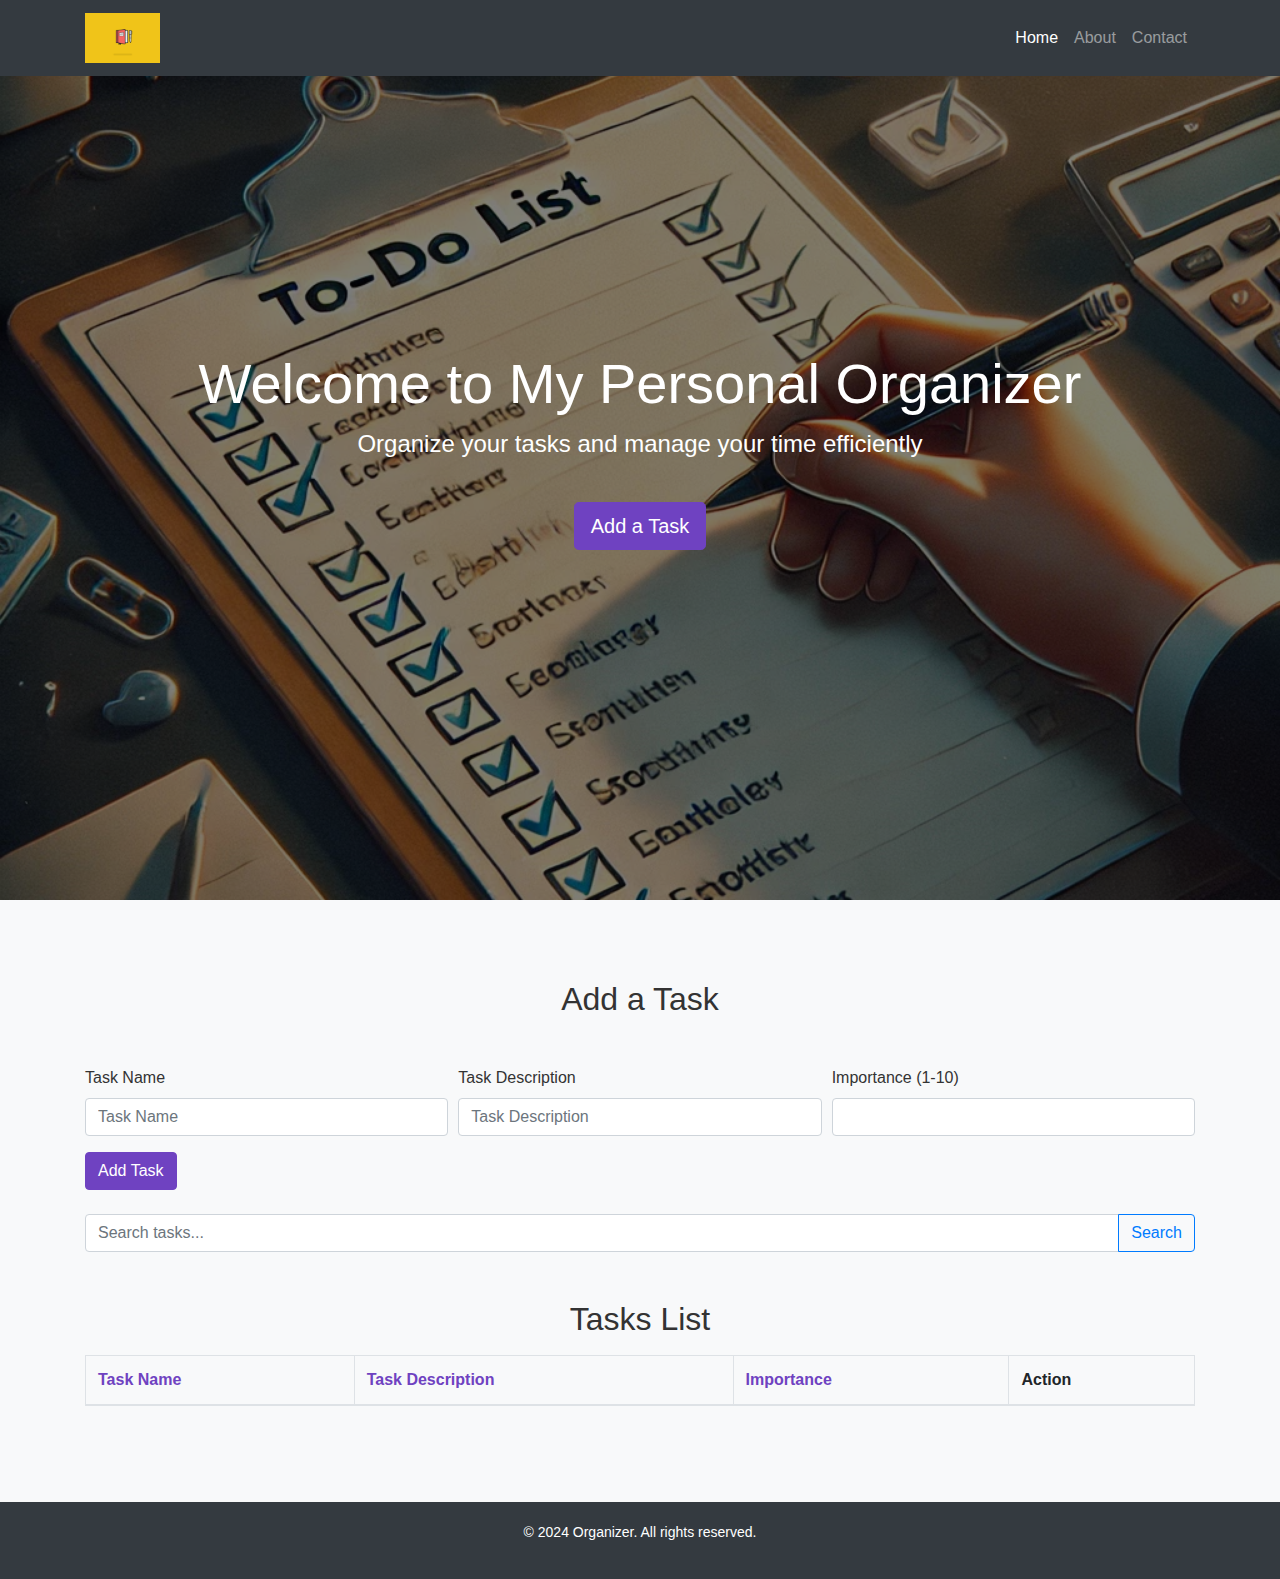
<file: index.html>
<!DOCTYPE html>
<html lang="en">
<head>
    <meta charset="UTF-8">
    <meta name="viewport" content="width=device-width, initial-scale=1.0">
    <meta name="description" content="Organize your tasks and manage your time efficiently.">
    <meta name="keywords" content="organizer, tasks, management, productivity">
    <title>Personal Organizer</title>
    <!-- Bootstrap CSS -->
    <link rel="stylesheet" href="https://stackpath.bootstrapcdn.com/bootstrap/4.5.2/css/bootstrap.min.css"
        integrity="sha384-JcKb8q3iqJ61gNV9KGb8thSsNjpSL0n8PARn9HuZOnIxN0hoP+VmmDGMN5t9UJ0Z" crossorigin="anonymous">
    <!-- Custom CSS -->
    <link rel="stylesheet" href="css/styles.css">
    <style>
        /* Custom Styles */
        .hero-section {
            height: 100vh;
            background-image: url('pics/homepage_backround.webp');
            background-size: cover;
            background-position: center;
            display: flex;
            align-items: center;
            justify-content: center;
            text-align: center;
            color: white;
            position: relative;
        }

        .hero-overlay {
            position: absolute;
            top: 0;
            left: 0;
            width: 100%;
            height: 100%;
            background: rgba(0, 0, 0, 0.5);
        }

        .hero-content {
            position: relative;
            z-index: 1;
        }

        .hero-section h1 {
            font-size: 3.5rem;
            animation: fadeInDown 1s;
            font-family: 'Roboto', sans-serif; /* Ensure using Roboto font */
        }

        .hero-section p {
            font-size: 1.5rem;
            animation: fadeInUp 1s;
            font-family: 'Roboto', sans-serif; /* Ensure using Roboto font */
        }

        .features-section {
            padding: 80px 0;
            background-color: #f8f9fa;
        }

        .feature-card {
            border: none;
            transition: transform 0.2s;
        }

        .feature-card:hover {
            transform: scale(1.05);
        }

        .footer {
            background-color: #343a40;
            color: white;
            padding: 20px 0;
            text-align: center;
        }

        .btn-primary {
            background-color: #6f42c1; /* Purple background */
            border-color: #6f42c1; /* Purple border */
            color: #ffffff; /* White text */
        }

        .btn-primary:hover {
            background-color: #5c309f; /* Darker purple on hover */
            border-color: #5c309f; /* Darker border on hover */
        }

        #tasksTable th {
            cursor: pointer; /* Add cursor pointer for sortable columns */
        }

        .table-header-purple {
            color: #6f42c1; /* Purple color for table headers */
        }

        .table-header-purple:hover {
            color: #5c309f; /* Darker purple on hover */
        }

        .table-header-purple.active {
            color: #ffffff; /* White color when column is active */
        }

        @keyframes fadeInDown {
            from {
                opacity: 0;
                transform: translateY(-20px);
            }

            to {
                opacity: 1;
                transform: translateY(0);
            }
        }

        @keyframes fadeInUp {
            from {
                opacity: 0;
                transform: translateY(20px);
            }

            to {
                opacity: 1;
                transform: translateY(0);
            }
        }
    </style>
</head>

<body>

    <!-- Navigation -->
    <nav class="navbar navbar-expand-lg navbar-dark bg-dark fixed-top">
        <div class="container">
            <a class="navbar-brand" href="#">
                <img src="pics/logo5.gif" style="width: 75px; height: 50px;" alt="Organizer Logo">
            </a>
            <!-- Navbar toggler for mobile -->
            <button class="navbar-toggler" type="button" data-toggle="collapse" data-target="#navbarNav"
                aria-controls="navbarNav" aria-expanded="false" aria-label="Toggle navigation">
                <span class="navbar-toggler-icon"></span>
            </button>
            <!-- Navbar links -->
            <div class="collapse navbar-collapse justify-content-end" id="navbarNav">
                <ul class="navbar-nav">
                    <li class="nav-item active">
                        <a class="nav-link" href="#">Home</a>
                    </li>
                    <li class="nav-item">
                        <a class="nav-link" href="about.html">About</a>
                    </li>
                    <li class="nav-item">
                        <a class="nav-link" href="contact.html">Contact</a>
                    </li>
                </ul>
            </div>
        </div>
    </nav>

    <!-- Hero Section -->
    <section class="hero-section">
        <!-- Overlay for background image -->
        <div class="hero-overlay"></div>
        <div class="hero-content container text-center">
            <h1 class="display-3">Welcome to My Personal Organizer</h1>
            <p class="lead">Organize your tasks and manage your time efficiently</p>
            <a href="#task-form" class="btn btn-primary btn-lg mt-4">Add a Task</a>
        </div>
    </section>

    <!-- Task Form Section -->
    <section id="task-form" class="features-section">
        <div class="container">
            <h2 class="text-center mb-5">Add a Task</h2>
            <!-- Task form -->
            <form id="taskForm">
                <div class="form-row">
                    <div class="form-group col-md-4">
                        <label for="taskName">Task Name</label>
                        <input type="text" class="form-control" id="taskName" placeholder="Task Name" required>
                    </div>
                    <div class="form-group col-md-4">
                        <label for="taskDescription">Task Description</label>
                        <input type="text" class="form-control" id="taskDescription" placeholder="Task Description"
                            required>
                    </div>
                    <div class="form-group col-md-4">
                        <label for="taskImportance">Importance (1-10)</label>
                        <input type="number" class="form-control" id="taskImportance" min="1" max="10" required>
                    </div>
                </div>
                <button type="submit" class="btn btn-primary">Add Task</button>
            </form>
            <!-- Search input -->
            <div class="input-group mb-3 mt-4">
                <input type="text" class="form-control" placeholder="Search tasks..." id="searchInput">
                <div class="input-group-append">
                    <button class="btn btn-outline-primary" type="button">Search</button>
                </div>
            </div>
            <h2 class="text-center mt-5">Tasks List</h2>
            <!-- Table for displaying tasks -->
            <table class="table table-bordered mt-3" id="tasksTable">
                <thead>
                    <tr>
                        <th onclick="sortTable(0)" class="table-header-purple">Task Name</th>
                        <th onclick="sortTable(1)" class="table-header-purple">Task Description</th>
                        <th onclick="sortTable(2)" class="table-header-purple">Importance</th>
                        <th>Action</th>
                    </tr>
                </thead>
                <tbody>
                    <!-- Tasks will be dynamically added here -->
                </tbody>
            </table>
        </div>
    </section>

    <!-- Footer -->
    <footer class="footer">
        <div class="container">
            <p>&copy; 2024 Organizer. All rights reserved.</p>
        </div>
    </footer>

    <!-- JavaScript -->
    <script src="https://code.jquery.com/jquery-3.5.1.min.js"></script>
    <script src="https://cdnjs.cloudflare.com/ajax/libs/popper.js/2.5.3/umd/popper.min.js"
        integrity="sha384-..." crossorigin="anonymous"></script>
    <script src="https://stackpath.bootstrapcdn.com/bootstrap/4.5.2/js/bootstrap.min.js"
        integrity="sha384-B4gt1jrGC7Jh4AgTPSdUtOBvfO8sh..." crossorigin="anonymous"></script>
    <script src="js/scripts.js"></script>
</body>
</html>
</file>
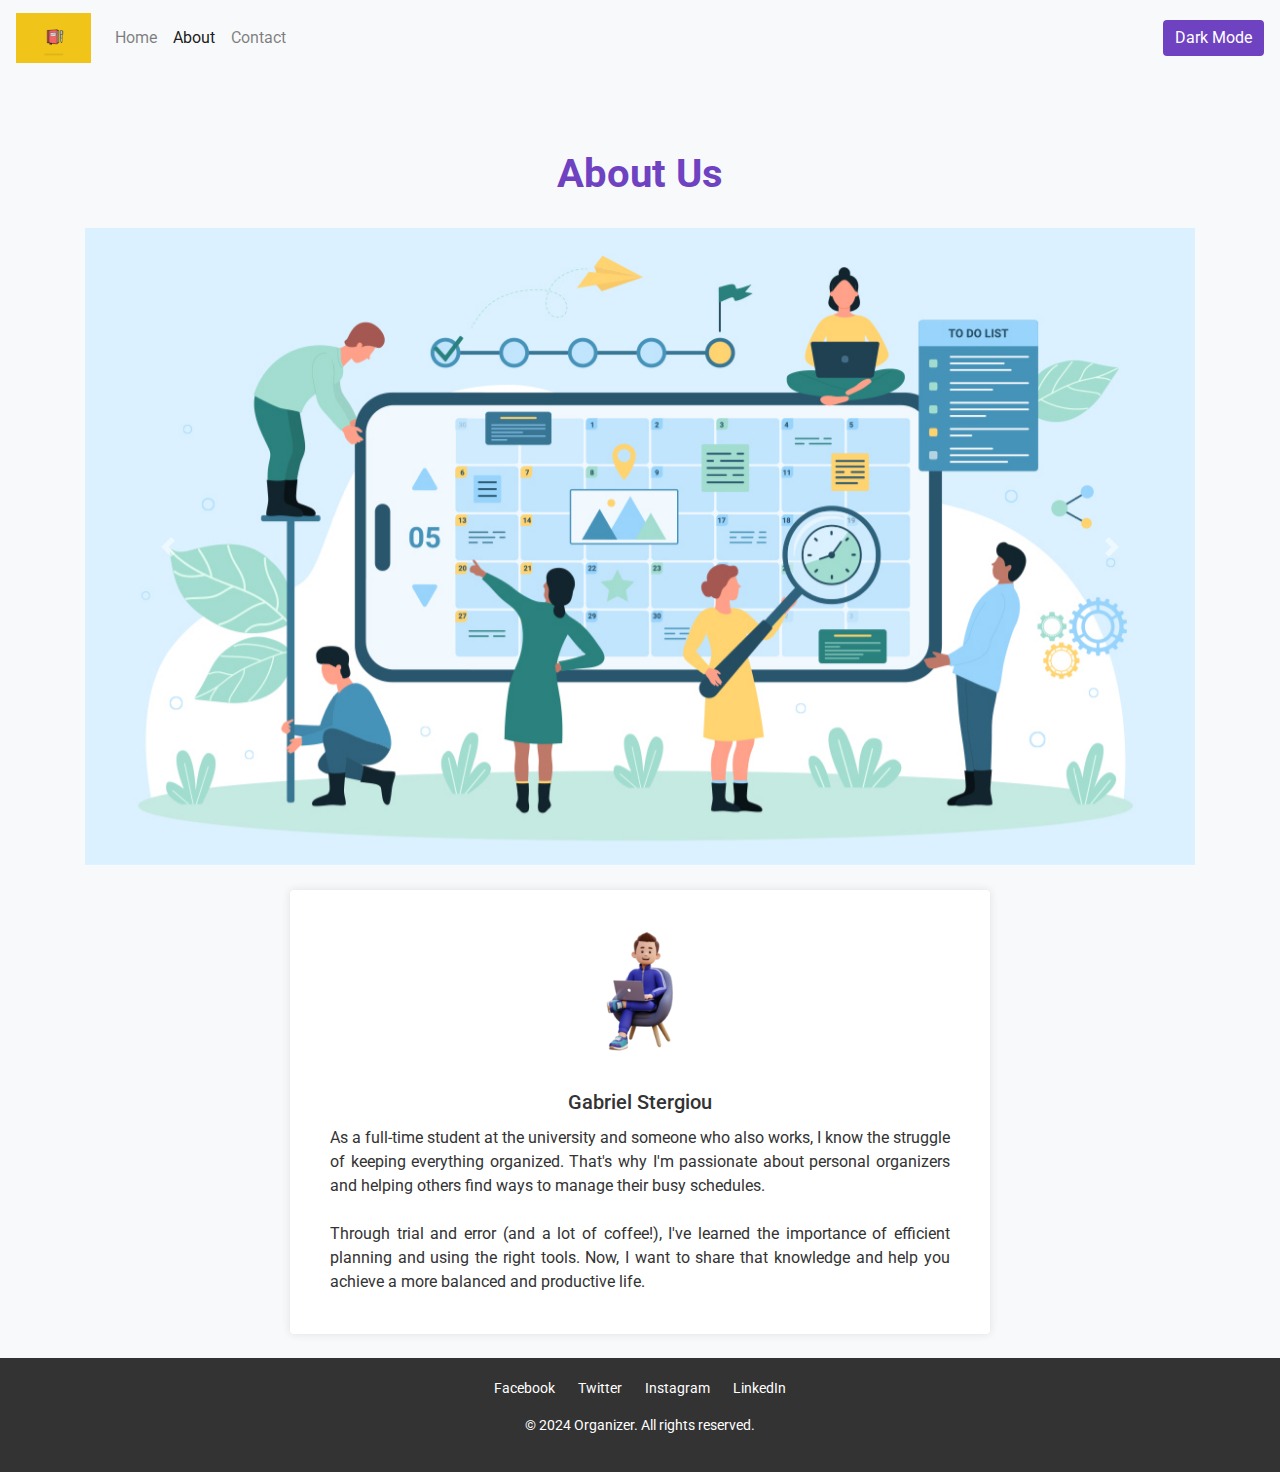
<file: about.html>
<!DOCTYPE html>
<html lang="en">
<head>
    <!-- Meta tags for character set, viewport, and SEO -->
    <meta charset="UTF-8">
    <meta name="viewport" content="width=device-width, initial-scale=1.0">
    <meta name="description" content="About the personal organizer and its creator.">
    <meta name="keywords" content="about, organizer, info">
    
    <title>About</title> <!-- Title of the page -->

    <!-- External CSS stylesheets -->
    <link rel="stylesheet" href="https://stackpath.bootstrapcdn.com/bootstrap/4.5.2/css/bootstrap.min.css">
    <link href="https://fonts.googleapis.com/css2?family=Roboto:wght@400;700&display=swap" rel="stylesheet"> <!-- Google Fonts -->
    <link rel="stylesheet" href="css/styles.css"> <!-- Custom CSS -->

    <style>
        /* Custom styles */
        body {
            font-family: 'Roboto', sans-serif; /* Apply Google Font */
            background-color: #f8f9fa; /* Light gray background */
            color: #333; /* Default text color */
            min-height: 100vh; /* Ensure full viewport height */
            display: flex;
            flex-direction: column;
        }
        .avatar-bio-card {
            background-color: #ffffff; /* White background for bio card */
            border: none;
            box-shadow: 0 0 10px rgba(0, 0, 0, 0.1); /* Soft shadow */
            text-align: center; /* Center align bio content */
            padding: 20px;
            margin: auto; /* Center bio card horizontally */
            max-width: 700px; /* Limit biography card width */
        }
        .avatar-img {
            max-width: 150px; /* Limit avatar width */
            height: auto;
            border-radius: 50%; /* Rounded avatar image */
            margin: auto; /* Center avatar horizontally */
            margin-bottom: 10px; /* Space below avatar */
        }
        .main-heading {
            color: #6f42c1; /* Deep purple text color */
            font-size: 2.5rem; /* Larger font size */
            font-weight: 700; /* Bold font weight */
            text-align: center; /* Center align heading */
            margin-top: 50px; /* Space above the heading */
        }
        .btn-dark-mode {
            background-color: #6f42c1; /* Deep purple button background */
            color: #ffffff;
            border: none;
        }
        .btn-dark-mode:hover {
            background-color: #5c309f; /* Darken button on hover */
        }
        .carousel {
            margin-top: 30px; /* Space between carousel and main heading */
        }
        .footer {
            background-color: #333333; /* Dark background for footer */
            color: #ffffff; /* White text color */
            font-size: 14px;
            padding: 20px 0;
            width: 100%;
            text-align: center;
            margin-top: auto;
        }
        .footer a {
            color: #ffffff; /* White text color for footer links */
            margin: 0 10px;
        }
    </style>
</head>
<body>
    <header class="sticky-header">
        <!-- Navigation bar with brand logo and responsive toggle button -->
        <nav class="navbar navbar-expand-lg navbar-light bg-light">
            <a class="navbar-brand" href="#">
                <img src="pics/logo5.gif" style="width: 75px; height: 50px;" alt="Your Logo">
            </a>
            <button class="navbar-toggler" type="button" data-toggle="collapse" data-target="#navbarNav" aria-controls="navbarNav" aria-expanded="false" aria-label="Toggle navigation">
                <span class="navbar-toggler-icon"></span>
            </button>
            <div class="collapse navbar-collapse" id="navbarNav">
                <!-- Navigation links -->
                <ul class="navbar-nav">
                    <li class="nav-item">
                        <a class="nav-link" href="index.html">Home</a>
                    </li>
                    <li class="nav-item active">
                        <a class="nav-link" href="about.html">About</a>
                    </li>
                    <li class="nav-item">
                        <a class="nav-link" href="contact.html">Contact</a>
                    </li>
                </ul>
            </div>
            <button id="darkModeToggle" class="btn btn-dark btn-dark-mode">Dark Mode</button> <!-- Dark mode toggle button -->
        </nav>
    </header>
    
    <div class="container mt-4">
        <h1 class="main-heading">About Us</h1> <!-- Main heading for about page -->
        
        <div class="carousel">
            <!-- Carousel with images -->
            <div id="aboutCarousel" class="carousel slide mb-4" data-ride="carousel">
                <div class="carousel-inner">
                    <div class="carousel-item active">
                        <img src="pics/Carousell_1.jpg" class="d-block w-100" alt="Slide 1">
                    </div>
                    <div class="carousel-item">
                        <img src="pics/carousell_7.webp" class="d-block w-100" alt="Slide 2">
                    </div>
                    <div class="carousel-item">
                        <img src="pics/Carousell_2.webp" class="d-block w-100" alt="Slide 3">
                    </div>
                </div>
                <!-- Carousel navigation controls -->
                <a class="carousel-control-prev" href="#aboutCarousel" role="button" data-slide="prev">
                    <span class="carousel-control-prev-icon" aria-hidden="true"></span>
                    <span class="sr-only">Previous</span>
                </a>
                <a class="carousel-control-next" href="#aboutCarousel" role="button" data-slide="next">
                    <span class="carousel-control-next-icon" aria-hidden="true"></span>
                    <span class="sr-only">Next</span>
                </a>
            </div>
        </div>
        
        <div class="row">
            <!-- Avatar and Bio Column -->
            <div class="col-md-12 mb-4">
                <div class="card avatar-bio-card">
                    <img src="pics/avatar3.webp" class="card-img-top avatar-img" alt="Avatar">
                    <div class="card-body">
                        <h5 class="card-title">Gabriel Stergiou</h5> <!-- Name centered above the bio text -->
                        <p class="card-text text-justify">
                            <!-- Bio text -->
                            As a full-time student at the university and someone who also works, I know the struggle of keeping everything organized. That's why I'm passionate about personal organizers and helping others find ways to manage their busy schedules.
                            <br><br>
                            Through trial and error (and a lot of coffee!), I've learned the importance of efficient planning and using the right tools. Now, I want to share that knowledge and help you achieve a more balanced and productive life.
                        </p>
                    </div>
                </div>
            </div>
        </div>
    </div>
    
    <footer class="footer">
        <div class="container">
            <div class="text-center">
                <!-- Social media links -->
                <a href="#" class="text-white">Facebook</a>
                <a href="#" class="text-white">Twitter</a>
                <a href="#" class="text-white">Instagram</a>
                <a href="#" class="text-white">LinkedIn</a>
            </div>
            <div class="text-center p-3">
                <!-- Copyright text -->
                © 2024 Organizer. All rights reserved.
            </div>
        </div>
    </footer>

    <!-- JavaScript dependencies -->
    <script src="https://code.jquery.com/jquery-3.5.1.min.js"></script>
    <script src="https://stackpath.bootstrapcdn.com/bootstrap/4.5.2/js/bootstrap.min.js"></script>
    <script src="js/scripts.js"></script>
</body>
</html>
</file>
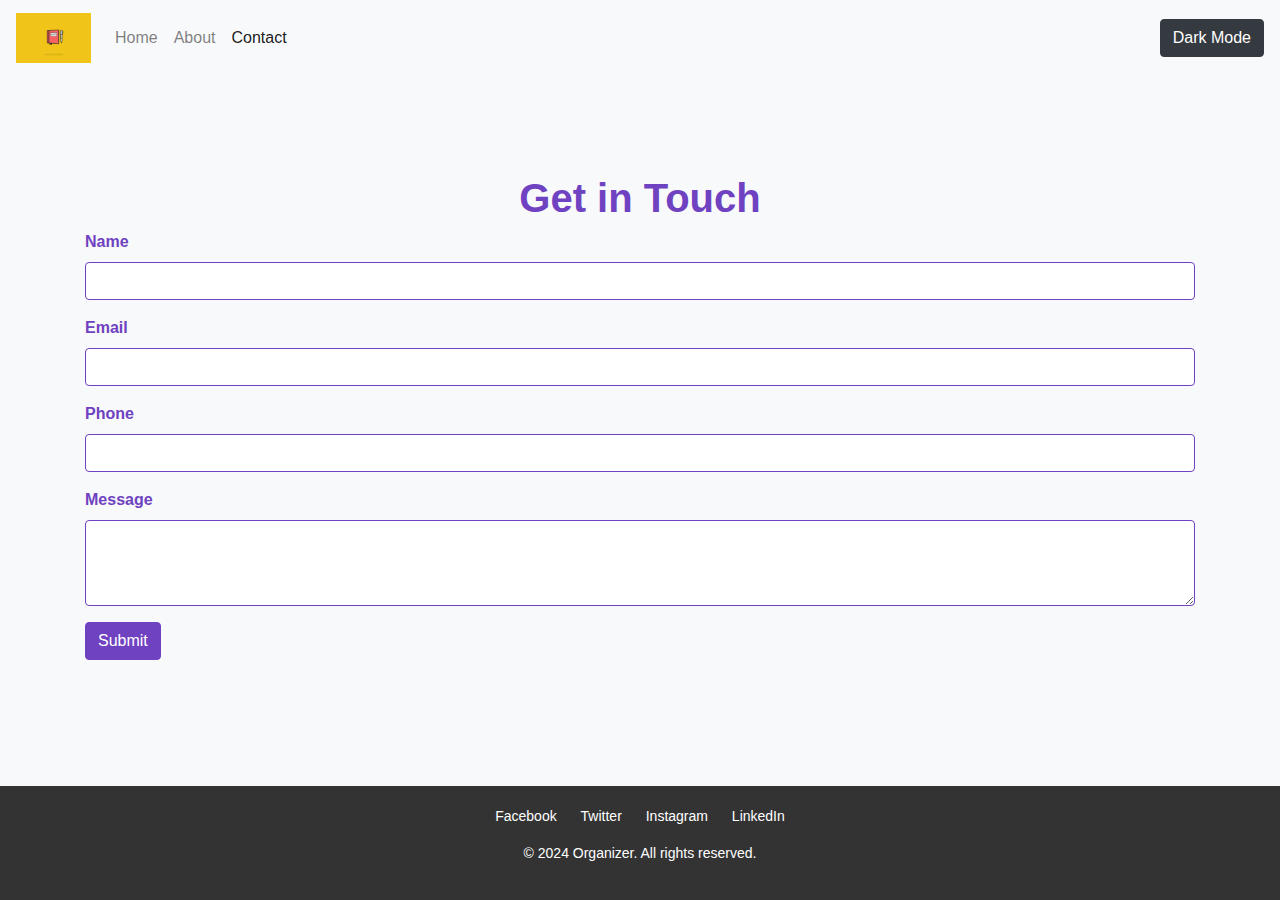
<file: contact.html>
<!DOCTYPE html>
<html lang="en">
<head>
    <!-- Meta tags for character set, viewport, and SEO -->
    <meta charset="UTF-8">
    <meta name="viewport" content="width=device-width, initial-scale=1.0">
    <meta name="description" content="Contact page to get in touch about the personal organizer.">
    <meta name="keywords" content="contact, form, organizer">
    
    <title>Contact</title> <!-- Title of the page -->

    <!-- External CSS stylesheets -->
    <link rel="stylesheet" href="https://stackpath.bootstrapcdn.com/bootstrap/4.5.2/css/bootstrap.min.css">
    <link rel="stylesheet" href="css/styles.css"> <!-- Custom CSS -->

    <style>
        /* Custom styles for Contact page */
        body {
            font-family: 'Roboto', sans-serif; /* Apply Google Font */
            background-color: #f8f9fa; /* Light gray background */
            color: #333; /* Default text color */
            min-height: 100vh; /* Ensure full viewport height */
            display: flex;
            flex-direction: column;
        }
        .contact-heading {
            color: #6f42c1; /* Deep purple text color */
            font-size: 2.5rem; /* Larger font size */
            font-weight: 700; /* Bold font weight */
            text-align: center; /* Center align heading */
            margin-top: 50px; /* Space above the heading */
        }
        .form-group label {
            color: #6f42c1; /* Deep purple label color */
            font-weight: 700; /* Bold label font weight */
        }
        .form-control {
            border-color: #6f42c1; /* Deep purple border color for inputs */
        }
        .form-control:focus {
            border-color: #6f42c1; /* Darker focus color */
            box-shadow: 0 0 0 0.2rem rgba(111, 66, 193, 0.25); /* Light focus shadow */
        }
        .btn-primary {
            background-color: #6f42c1; /* Deep purple button background */
            border-color: #6f42c1; /* Deep purple button border */
        }
        .btn-primary:hover {
            background-color: #5c309f; /* Darker purple on hover */
            border-color: #5c309f; /* Darker border on hover */
        }
        .footer {
            background-color: #333333; /* Dark background for footer */
            color: #ffffff; /* White text color */
            font-size: 14px;
            padding: 20px 0;
            width: 100%;
            position: fixed;
            bottom: 0;
            text-align: center;
        }
        .footer a {
            color: #ffffff; /* White text color for footer links */
            margin: 0 10px;
        }
    </style>
</head>
<body>
    <header class="sticky-header">
        <!-- Navigation bar with brand logo and responsive toggle button -->
        <nav class="navbar navbar-expand-lg navbar-light bg-light">
            <a class="navbar-brand" href="#">
                <img src="pics/logo5.gif" style="width: 75px; height: 50px;" alt="Your Logo">
            </a>
            <button class="navbar-toggler" type="button" data-toggle="collapse" data-target="#navbarNav" aria-controls="navbarNav" aria-expanded="false" aria-label="Toggle navigation">
                <span class="navbar-toggler-icon"></span>
            </button>
            <div class="collapse navbar-collapse" id="navbarNav">
                <!-- Navigation links -->
                <ul class="navbar-nav">
                    <li class="nav-item">
                        <a class="nav-link" href="index.html">Home</a>
                    </li>
                    <li class="nav-item">
                        <a class="nav-link" href="about.html">About</a>
                    </li>
                    <li class="nav-item active">
                        <a class="nav-link" href="contact.html">Contact</a>
                    </li>
                </ul>
            </div>
            <button id="darkModeToggle" class="btn btn-dark">Dark Mode</button> <!-- Dark mode toggle button -->
        </nav>
    </header>
    
    <div class="container mt-5">
        <h1 class="contact-heading">Get in Touch</h1> <!-- Main heading for contact page -->
        <form id="contactForm">
            <!-- Contact form with input fields -->
            <div class="form-group">
                <label for="contactName">Name</label>
                <input type="text" class="form-control" id="contactName" required>
            </div>
            <div class="form-group">
                <label for="contactEmail">Email</label>
                <input type="email" class="form-control" id="contactEmail" required>
            </div>
            <div class="form-group">
                <label for="contactPhone">Phone</label>
                <input type="tel" class="form-control" id="contactPhone" required>
            </div>
            <div class="form-group">
                <label for="contactMessage">Message</label>
                <textarea class="form-control" id="contactMessage" rows="3" required></textarea>
            </div>
            <button type="submit" class="btn btn-primary">Submit</button> <!-- Submit button -->
        </form>
    </div>
    
    <footer class="footer">
        <div class="container">
            <div class="text-center">
                <!-- Social media links -->
                <a href="#" class="text-white">Facebook</a>
                <a href="#" class="text-white">Twitter</a>
                <a href="#" class="text-white">Instagram</a>
                <a href="#" class="text-white">LinkedIn</a>
            </div>
            <div class="text-center p-3">
                <!-- Copyright text -->
                © 2024 Organizer. All rights reserved.
            </div>
        </div>
    </footer>

    <!-- Pop-up message display -->
    <div id="popupMessage" class="modal fade" tabindex="-1" role="dialog">
        <div class="modal-dialog" role="document">
            <div class="modal-content">
                <div class="modal-header">
                    <h5 class="modal-title">Thank You!</h5>
                    <button type="button" class="close" data-dismiss="modal" aria-label="Close">
                        <span aria-hidden="true">&times;</span>
                    </button>
                </div>
                <div class="modal-body">
                    <p>Your message has been submitted successfully.</p>
                    <p>We will get back to you soon.</p>
                </div>
            </div>
        </div>
    </div>

    <!-- JavaScript dependencies -->
    <script src="https://code.jquery.com/jquery-3.5.1.min.js"></script>
    <script src="https://stackpath.bootstrapcdn.com/bootstrap/4.5.2/js/bootstrap.min.js"></script>
    <script src="js/scripts.js"></script> <!-- Custom JavaScript -->
</body>
</html>
</file>
<file: css/styles.css>
/* Custom styles */

/* Body styles */
body {
    font-family: 'Roboto', sans-serif; /* Use Roboto font */
    background-color: #f8f9fa; /* Light gray background */
    color: #333; /* Default text color */
    min-height: 100vh; /* Ensure full viewport height */
    display: flex; /* Use flexbox for layout */
    flex-direction: column; /* Column layout */
}

/* Avatar biography card */
.avatar-bio-card {
    background-color: #ffffff; /* White background */
    border: none; /* No border */
    box-shadow: 0 0 10px rgba(0, 0, 0, 0.1); /* Soft shadow */
    text-align: center; /* Center align content */
    padding: 20px; /* Padding around content */
    margin: auto; /* Center horizontally */
    max-width: 700px; /* Limit max width */
}

/* Avatar image */
.avatar-img {
    max-width: 150px; /* Limit max width */
    height: auto; /* Maintain aspect ratio */
    border-radius: 50%; /* Rounded corners */
    margin: auto; /* Center horizontally */
    margin-bottom: 10px; /* Space below */
}

/* Main heading */
.main-heading {
    color: #6f42c1; /* Deep purple text color */
    font-size: 2.5rem; /* Larger font size */
    font-weight: 700; /* Bold font weight */
    text-align: center; /* Center align */
    margin-top: 50px; /* Space above */
}

/* Dark mode button */
.btn-dark-mode {
    background-color: #6f42c1; /* Deep purple button background */
    color: #ffffff; /* White text color */
    border: none; /* No border */
}

/* Dark mode button hover */
.btn-dark-mode:hover {
    background-color: #5c309f; /* Darker purple on hover */
}

/* Carousel */
.carousel {
    margin-top: 30px; /* Space between carousel and main heading */
}

/* Footer */
.footer {
    background-color: #333333; /* Dark background */
    color: #ffffff; /* White text color */
    font-size: 14px; /* Smaller font size */
    padding: 20px 0; /* Padding top and bottom */
    width: 100%; /* Full width */
    text-align: center; /* Center align */
    margin-top: auto; /* Push to bottom */
}

/* Footer links */
.footer a {
    color: #ffffff; /* White text color for links */
    margin: 0 10px; /* Margin between links */
}

/* Dark Mode Styles */

/* Dark mode body */
.dark-mode {
    background-color: #343a40; /* Dark background */
    color: #ffffff; /* White text color */
}

/* Dark mode biography card */
.dark-mode .avatar-bio-card {
    background-color: #1a1a1a; /* Dark background */
    color: #ffffff; /* White text color */
    box-shadow: 0 0 10px rgba(255, 255, 255, 0.1); /* Soft shadow */
}

/* Dark mode main heading */
.dark-mode .main-heading {
    color: #6f42c1; /* Deep purple text color */
}

/* Dark mode button */
.dark-mode .btn-dark-mode {
    background-color: #6f42c1; /* Deep purple button background */
    color: #ffffff; /* White text color */
}

/* Dark mode button hover */
.dark-mode .btn-dark-mode:hover {
    background-color: #5c309f; /* Darker purple on hover */
}

/* Dark mode footer */
.dark-mode .footer {
    background-color: #222222; /* Dark background */
}

/* Dark mode footer links */
.dark-mode .footer a {
    color: #ffffff; /* White text color for links */
}

/* Adjusting pop-up text color for dark mode */
.popup-content {
    color: #333; /* Black text color for pop-up content */
}
</file>
